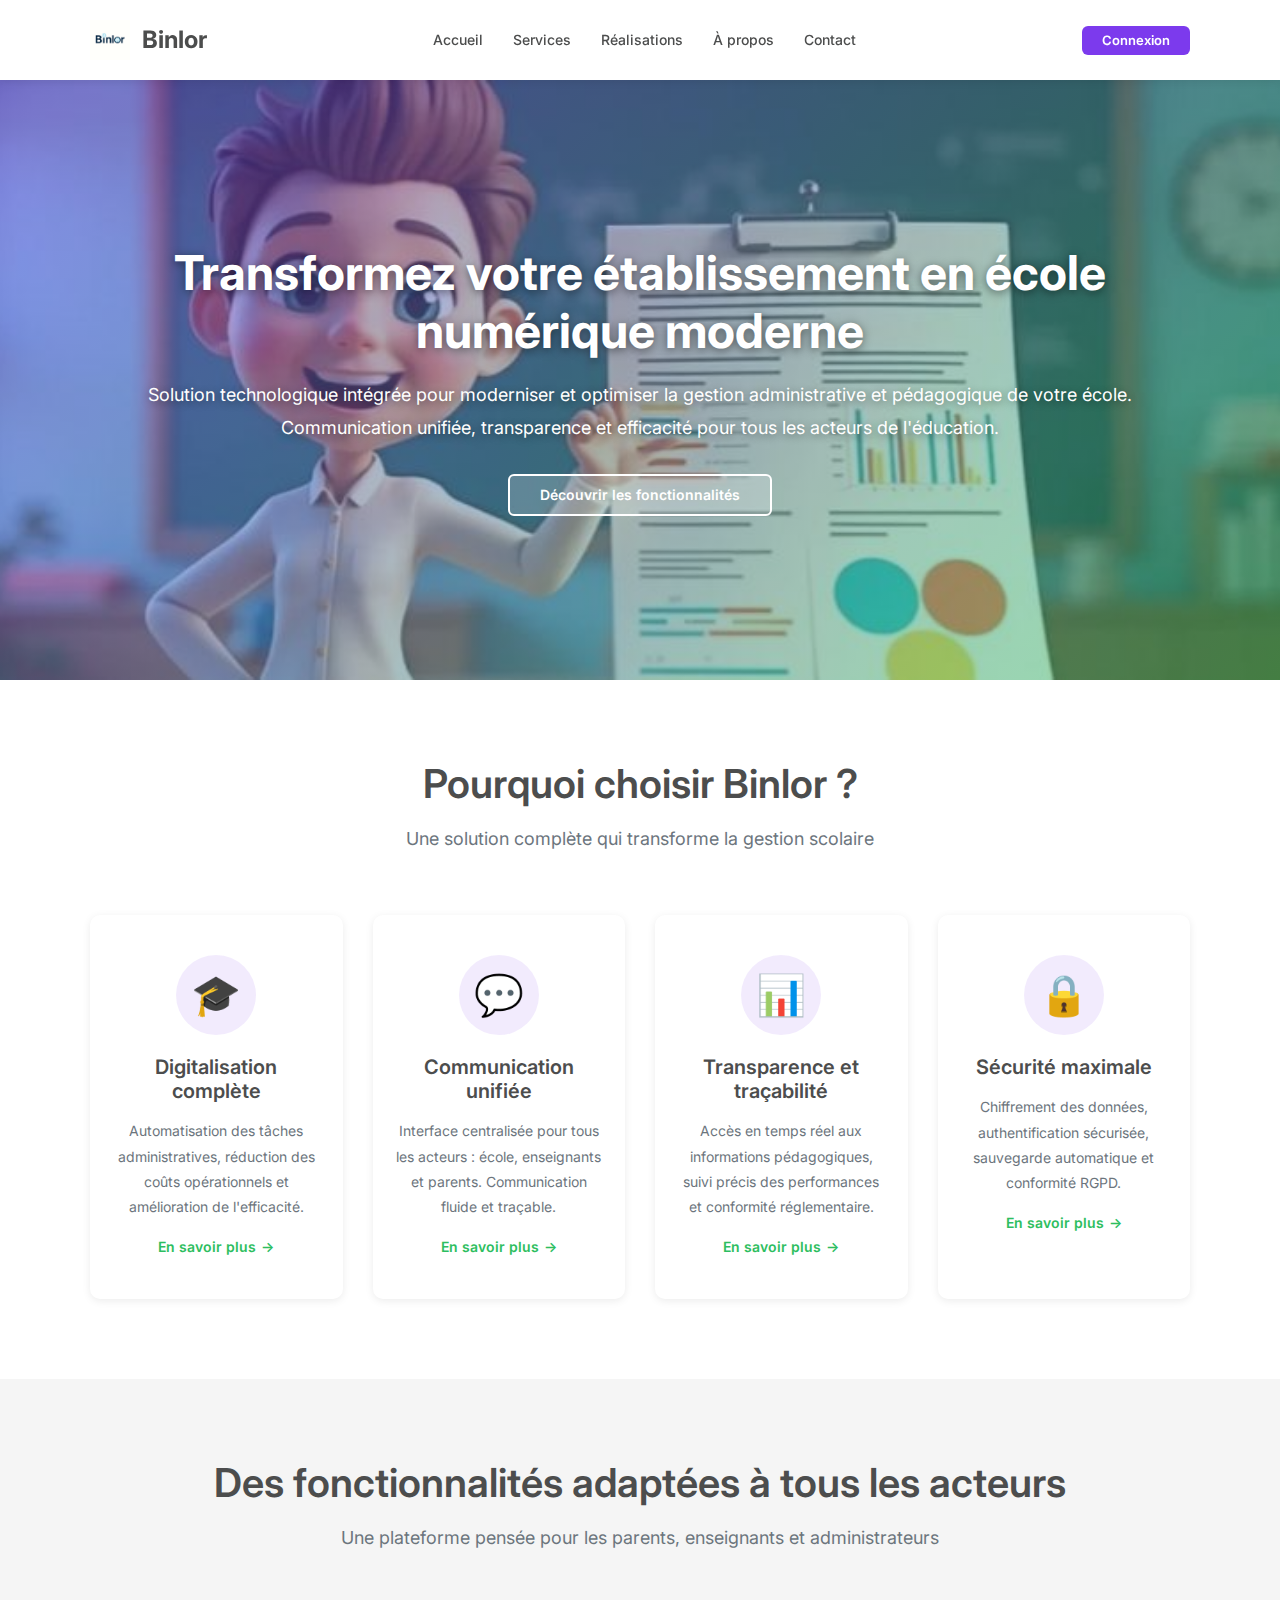
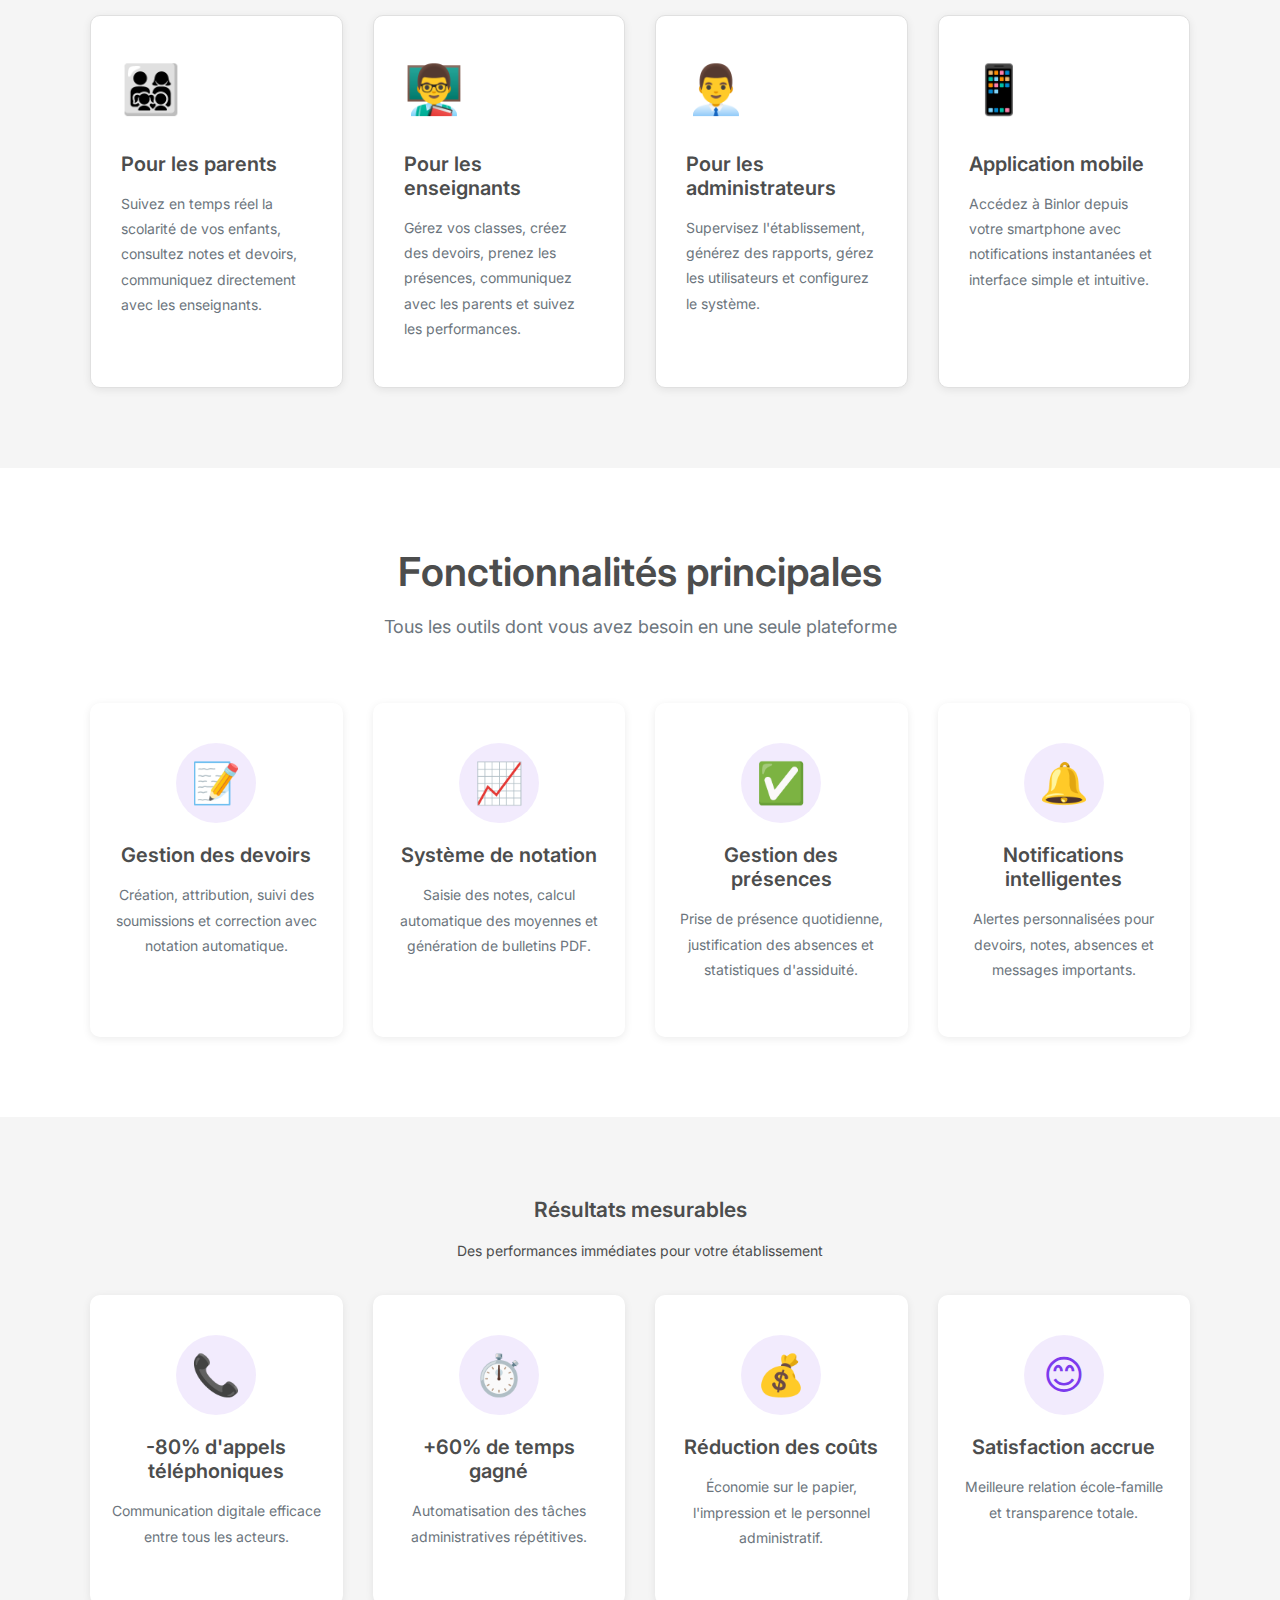
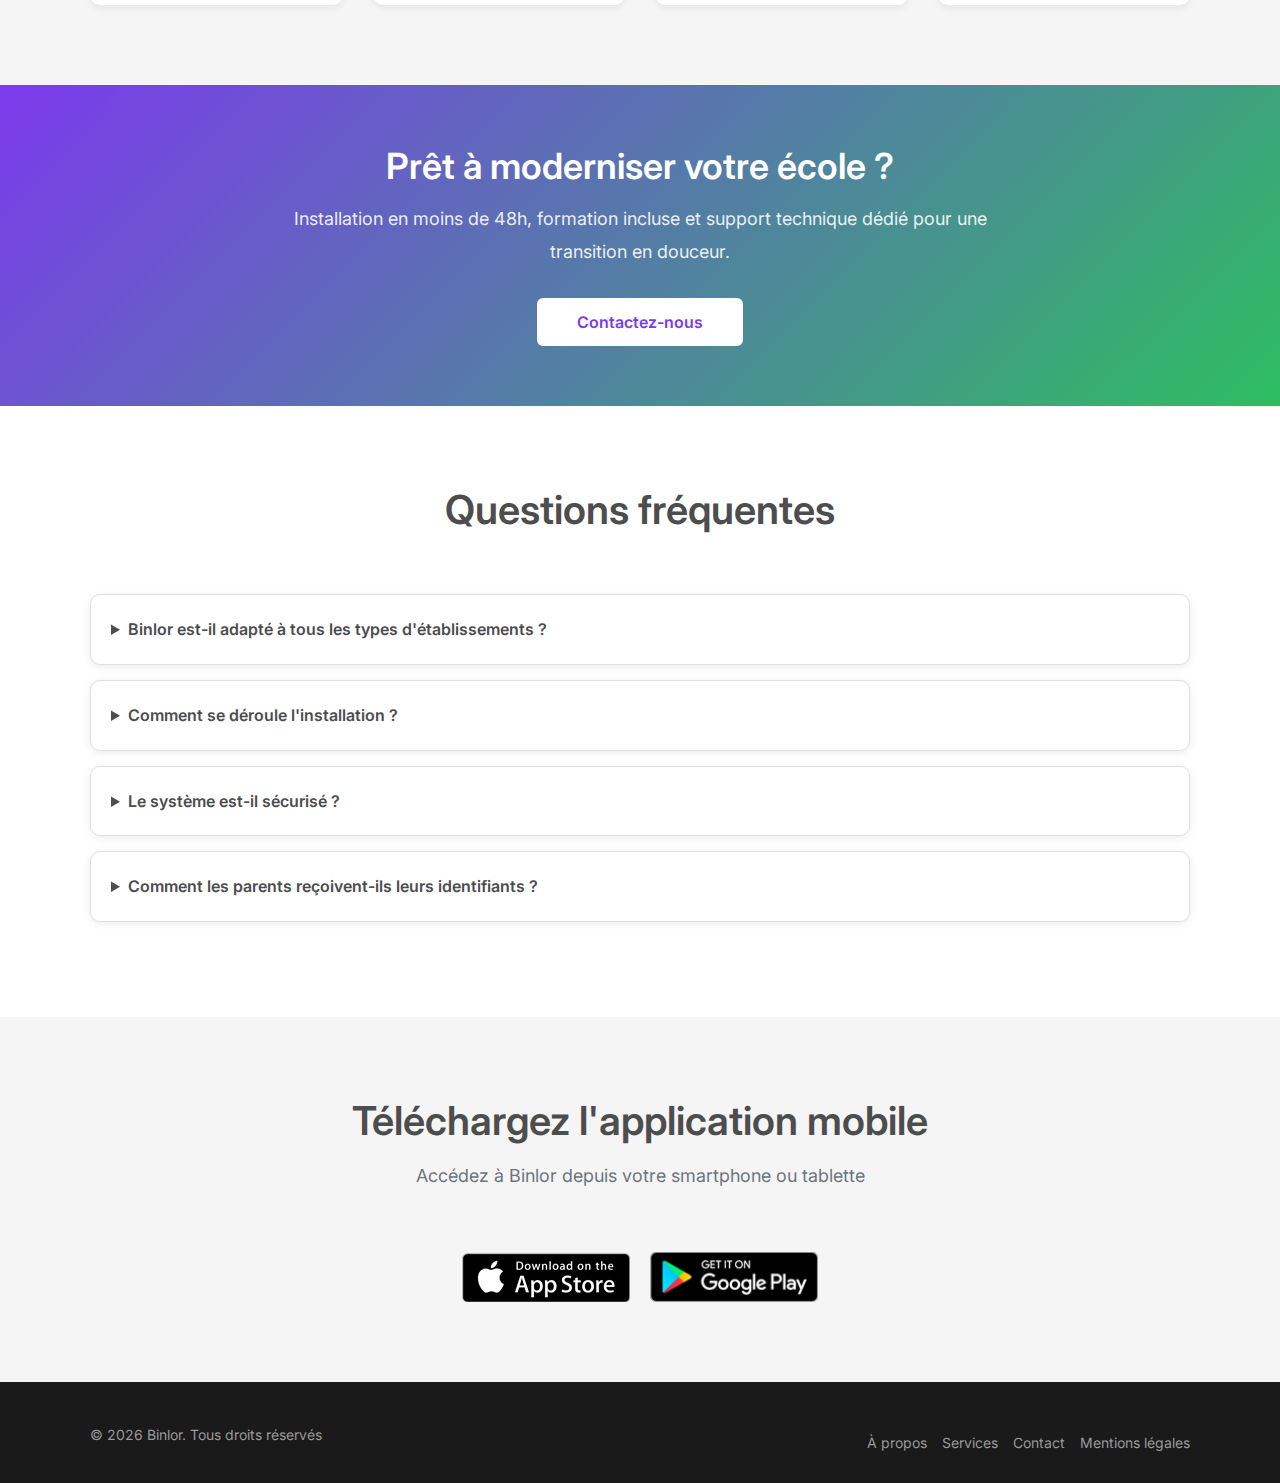
<file: index.html>
<!doctype html>
<html lang="fr">
  <head>
    <meta charset="utf-8" />
    <meta name="viewport" content="width=device-width, initial-scale=1" />
    <title>Binlor – Solution de gestion scolaire moderne</title>
    <meta name="description" content="Binlor : plateforme digitale pour moderniser et optimiser la gestion administrative et pédagogique des établissements scolaires." />
    <link rel="icon" href="assets/logo.png" type="image/png" />
    <link rel="manifest" href="manifest.webmanifest" />
    <meta name="theme-color" content="#7c3aed" />
    <link rel="preconnect" href="https://fonts.gstatic.com" crossorigin>
    <link rel="preconnect" href="https://fonts.googleapis.com">
    <link href="https://fonts.googleapis.com/css2?family=Inter:wght@300;400;500;600;700;800&display=swap" rel="stylesheet">
    <link rel="stylesheet" href="styles/main.css" />
  </head>
  <body>
    <header class="site-header">
      <div class="container header-inner">
        <a class="brand" href="index.html">
          <img src="assets/logo.png" alt="Logo Binlor" width="40" height="40" />
          <span>Binlor</span>
        </a>
        <nav id="menu" class="nav">
          <a href="index.html">Accueil</a>
          <a href="services.html">Services</a>
          <a href="realisations.html">Réalisations</a>
          <a href="a-propos.html">À propos</a>
          <a href="contact.html">Contact</a>
          <div class="nav-auth">
            <a href="#" class="btn btn-primary btn-sm">Connexion</a>
          </div>
        </nav>
        <div class="header-auth">
          <a href="#" class="btn btn-primary btn-sm">Connexion</a>
        </div>
        <button class="nav-toggle" aria-controls="menu" aria-expanded="false">Menu</button>
      </div>
    </header>

    <main>
      <!-- Hero Slide -->
      <section class="hero-slide hero-home">
        <div class="hero-content">
          <div class="container">
            <h2>Transformez votre établissement en école numérique moderne</h2>
            <p>Solution technologique intégrée pour moderniser et optimiser la gestion administrative et pédagogique de votre école. Communication unifiée, transparence et efficacité pour tous les acteurs de l'éducation.</p>
            <div class="hero-buttons">
              <a href="services.html" class="btn btn-outline-primary" style="background: rgba(255,255,255,0.2); color: white; border-color: white;">Découvrir les fonctionnalités</a>
            </div>
          </div>
        </div>
      </section>

      <!-- Why Choose Section -->
      <section class="section bg-white">
        <div class="container">
          <div class="section-title">
            <h2>Pourquoi choisir Binlor ?</h2>
            <p>Une solution complète qui transforme la gestion scolaire</p>
          </div>
          <div class="feature-grid">
            <div class="featured-box">
              <div class="featured-box-icon">🎓</div>
              <h3>Digitalisation complète</h3>
              <p>Automatisation des tâches administratives, réduction des coûts opérationnels et amélioration de l'efficacité.</p>
              <a href="services.html">En savoir plus <span>→</span></a>
            </div>
            <div class="featured-box">
              <div class="featured-box-icon">💬</div>
              <h3>Communication unifiée</h3>
              <p>Interface centralisée pour tous les acteurs : école, enseignants et parents. Communication fluide et traçable.</p>
              <a href="services.html">En savoir plus <span>→</span></a>
            </div>
            <div class="featured-box">
              <div class="featured-box-icon">📊</div>
              <h3>Transparence et traçabilité</h3>
              <p>Accès en temps réel aux informations pédagogiques, suivi précis des performances et conformité réglementaire.</p>
              <a href="services.html">En savoir plus <span>→</span></a>
            </div>
            <div class="featured-box">
              <div class="featured-box-icon">🔒</div>
              <h3>Sécurité maximale</h3>
              <p>Chiffrement des données, authentification sécurisée, sauvegarde automatique et conformité RGPD.</p>
              <a href="a-propos.html">En savoir plus <span>→</span></a>
            </div>
          </div>
        </div>
      </section>

      <!-- What Can You Do -->
      <section class="section">
        <div class="container">
          <div class="section-title">
            <h2>Des fonctionnalités adaptées à tous les acteurs</h2>
            <p>Une plateforme pensée pour les parents, enseignants et administrateurs</p>
          </div>
          <div class="feature-grid">
            <div class="card">
              <div class="card-icon">👨‍👩‍👧‍👦</div>
              <h3>Pour les parents</h3>
              <p>Suivez en temps réel la scolarité de vos enfants, consultez notes et devoirs, communiquez directement avec les enseignants.</p>
            </div>
            <div class="card">
              <div class="card-icon">👨‍🏫</div>
              <h3>Pour les enseignants</h3>
              <p>Gérez vos classes, créez des devoirs, prenez les présences, communiquez avec les parents et suivez les performances.</p>
            </div>
            <div class="card">
              <div class="card-icon">👨‍💼</div>
              <h3>Pour les administrateurs</h3>
              <p>Supervisez l'établissement, générez des rapports, gérez les utilisateurs et configurez le système.</p>
            </div>
            <div class="card">
              <div class="card-icon">📱</div>
              <h3>Application mobile</h3>
              <p>Accédez à Binlor depuis votre smartphone avec notifications instantanées et interface simple et intuitive.</p>
            </div>
          </div>
        </div>
      </section>

      <!-- Features -->
      <section class="section bg-white">
        <div class="container">
          <div class="section-title">
            <h2>Fonctionnalités principales</h2>
            <p>Tous les outils dont vous avez besoin en une seule plateforme</p>
          </div>
          <div class="feature-grid">
            <div class="featured-box">
              <div class="featured-box-icon">📝</div>
              <h3>Gestion des devoirs</h3>
              <p>Création, attribution, suivi des soumissions et correction avec notation automatique.</p>
            </div>
            <div class="featured-box">
              <div class="featured-box-icon">📈</div>
              <h3>Système de notation</h3>
              <p>Saisie des notes, calcul automatique des moyennes et génération de bulletins PDF.</p>
            </div>
            <div class="featured-box">
              <div class="featured-box-icon">✅</div>
              <h3>Gestion des présences</h3>
              <p>Prise de présence quotidienne, justification des absences et statistiques d'assiduité.</p>
            </div>
            <div class="featured-box">
              <div class="featured-box-icon">🔔</div>
              <h3>Notifications intelligentes</h3>
              <p>Alertes personnalisées pour devoirs, notes, absences et messages importants.</p>
            </div>
          </div>
        </div>
      </section>

      <!-- Benefits -->
      <section class="section">
        <div class="container">
          <div class="text-center mb-4">
            <h2>Résultats mesurables</h2>
            <p class="lead">Des performances immédiates pour votre établissement</p>
          </div>
          <div class="feature-grid">
            <div class="featured-box">
              <div class="featured-box-icon">📞</div>
              <h3>-80% d'appels téléphoniques</h3>
              <p>Communication digitale efficace entre tous les acteurs.</p>
            </div>
            <div class="featured-box">
              <div class="featured-box-icon">⏱️</div>
              <h3>+60% de temps gagné</h3>
              <p>Automatisation des tâches administratives répétitives.</p>
            </div>
            <div class="featured-box">
              <div class="featured-box-icon">💰</div>
              <h3>Réduction des coûts</h3>
              <p>Économie sur le papier, l'impression et le personnel administratif.</p>
            </div>
            <div class="featured-box">
              <div class="featured-box-icon">😊</div>
              <h3>Satisfaction accrue</h3>
              <p>Meilleure relation école-famille et transparence totale.</p>
            </div>
          </div>
          
        </div>
      </section>

      <!-- CTA Band -->
      <section class="cta-band">
        <div class="cta-inner">
          <h2>Prêt à moderniser votre école ?</h2>
          <p>Installation en moins de 48h, formation incluse et support technique dédié pour une transition en douceur.</p>
          <a href="contact.html" class="btn btn-primary btn-lg" style="background: white; color: var(--brand);">Contactez-nous</a>
        </div>
      </section>

      <!-- FAQ -->
      <section class="section bg-white">
        <div class="container">
          <div class="section-title">
            <h2>Questions fréquentes</h2>
          </div>
          <div class="faq">
            <details>
              <summary>Binlor est-il adapté à tous les types d'établissements ?</summary>
              <p>Oui, Binlor s'adapte à les niveaux : primaire, collège, lycée et universitaire. Configuration flexible selon vos besoins spécifiques.</p>
            </details>
            <details>
              <summary>Comment se déroule l'installation ?</summary>
              <p>Installation et configuration en moins de 48h, migration de vos données existantes, formation des utilisateurs incluse et support technique dédié.</p>
            </details>
            <details>
              <summary>Le système est-il sécurisé ?</summary>
              <p>Oui, chiffrement end-to-end, authentification sécurisée, conformité RGPD, contrôle d'accès par rôle et sauvegarde automatique quotidienne.</p>
            </details>
            <details>
              <summary>Comment les parents reçoivent-ils leurs identifiants ?</summary>
              <p>Les parents reçoivent automatiquement leur code d'authentification à 6 chiffres via SMS pour une connexion sécurisée et rapide à la plateforme.</p>
            </details>
          </div>
        </div>
      </section>

      <!-- Mobile App Download -->
      <section class="section">
        <div class="container">
          <div class="section-title">
            <h2>Téléchargez l'application mobile</h2>
            <p>Accédez à Binlor depuis votre smartphone ou tablette</p>
          </div>
          <div class="app-download">
            <a href="#" target="_blank" rel="noopener noreferrer">
              <img src="assets/app-store.png" alt="Télécharger sur l'App Store" width="168" height="49" />
            </a>
            <a href="#" target="_blank" rel="noopener noreferrer">
              <img src="assets/google-play-store.png" alt="Disponible sur Google Play" width="166" height="49" />
            </a>
          </div>
        </div>
      </section>
    </main>

    <footer class="site-footer">
      <div class="container footer-inner">
        <p>© <span id="year"></span> Binlor. Tous droits réservés</p>
        <nav class="footer-nav">
          <a href="a-propos.html">À propos</a>
          <a href="services.html">Services</a>
          <a href="contact.html">Contact</a>
          <a href="#">Mentions légales</a>
        </nav>
      </div>
    </footer>

    <script src="scripts/main.js" defer></script>
  </body>
</html>
</file>
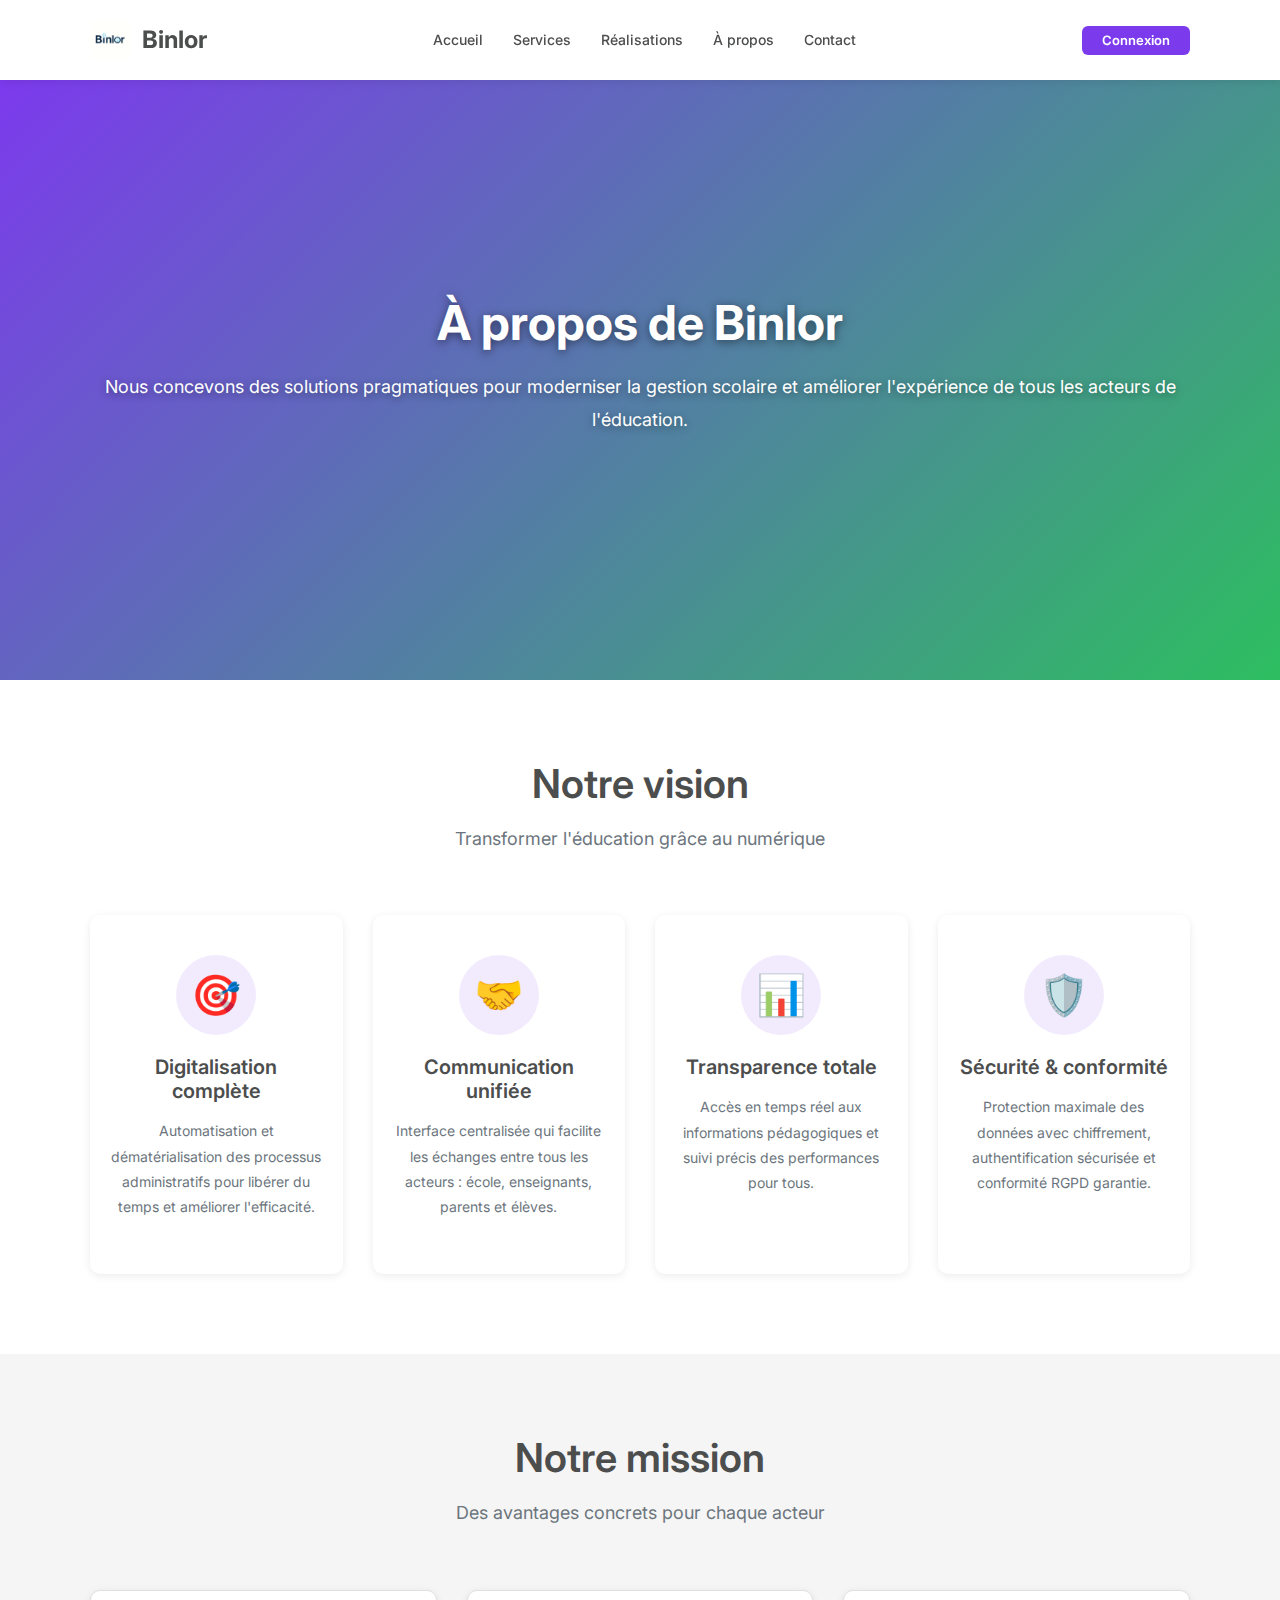
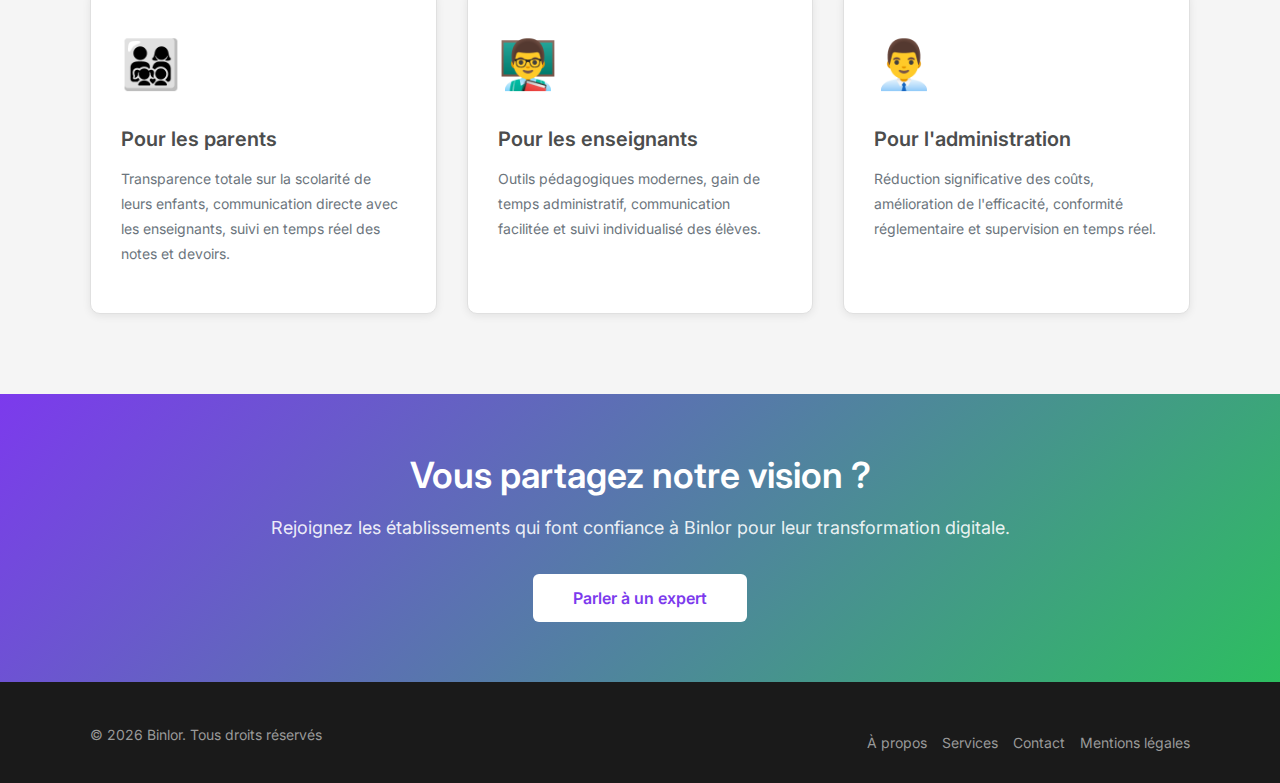
<file: a-propos.html>
<!doctype html>
<html lang="fr">
  <head>
    <meta charset="utf-8" />
    <meta name="viewport" content="width=device-width, initial-scale=1" />
    <title>À propos – Binlor</title>
    <meta name="description" content="Notre mission, nos valeurs et notre vision de la transformation digitale éducative.">
    <link rel="icon" href="assets/logo.png" type="image/png" />
    <link rel="manifest" href="manifest.webmanifest" />
    <meta name="theme-color" content="#7c3aed" />
    <link rel="preconnect" href="https://fonts.gstatic.com" crossorigin>
    <link rel="preconnect" href="https://fonts.googleapis.com">
    <link href="https://fonts.googleapis.com/css2?family=Inter:wght@300;400;500;600;700;800&display=swap" rel="stylesheet">
    <link rel="stylesheet" href="styles/main.css" />
  </head>
  <body>
    <header class="site-header">
      <div class="container header-inner">
        <a class="brand" href="index.html">
          <img src="assets/logo.png" alt="Logo Binlor" width="40" height="40" />
          <span>Binlor</span>
        </a>
        <nav id="menu" class="nav">
          <a href="index.html">Accueil</a>
          <a href="services.html">Services</a>
          <a href="realisations.html">Réalisations</a>
          <a href="a-propos.html">À propos</a>
          <a href="contact.html">Contact</a>
          <div class="nav-auth">
            <a href="#" class="btn btn-primary btn-sm">Connexion</a>
          </div>
        </nav>
        <div class="header-auth">
          <a href="#" class="btn btn-primary btn-sm">Connexion</a>
        </div>
        <button class="nav-toggle" aria-controls="menu" aria-expanded="false">Menu</button>
      </div>
    </header>

    <main>
      <section class="hero-slide">
        <div class="hero-content">
          <div class="container">
            <h2>À propos de Binlor</h2>
            <p>Nous concevons des solutions pragmatiques pour moderniser la gestion scolaire et améliorer l'expérience de tous les acteurs de l'éducation.</p>
          </div>
        </div>
      </section>

      <section class="section bg-white">
        <div class="container">
          <div class="section-title">
            <h2>Notre vision</h2>
            <p>Transformer l'éducation grâce au numérique</p>
          </div>
          <div class="feature-grid">
            <div class="featured-box">
              <div class="featured-box-icon">🎯</div>
              <h3>Digitalisation complète</h3>
              <p>Automatisation et dématérialisation des processus administratifs pour libérer du temps et améliorer l'efficacité.</p>
            </div>
            <div class="featured-box">
              <div class="featured-box-icon">🤝</div>
              <h3>Communication unifiée</h3>
              <p>Interface centralisée qui facilite les échanges entre tous les acteurs : école, enseignants, parents et élèves.</p>
            </div>
            <div class="featured-box">
              <div class="featured-box-icon">📊</div>
              <h3>Transparence totale</h3>
              <p>Accès en temps réel aux informations pédagogiques et suivi précis des performances pour tous.</p>
            </div>
            <div class="featured-box">
              <div class="featured-box-icon">🛡️</div>
              <h3>Sécurité & conformité</h3>
              <p>Protection maximale des données avec chiffrement, authentification sécurisée et conformité RGPD garantie.</p>
            </div>
          </div>
        </div>
      </section>

      <section class="section">
        <div class="container">
          <div class="section-title">
            <h2>Notre mission</h2>
            <p>Des avantages concrets pour chaque acteur</p>
          </div>
          <div class="feature-grid mission-grid">
            <div class="card">
              <div class="card-icon">👨‍👩‍👧‍👦</div>
              <h3>Pour les parents</h3>
              <p>Transparence totale sur la scolarité de leurs enfants, communication directe avec les enseignants, suivi en temps réel des notes et devoirs.</p>
            </div>
            <div class="card">
              <div class="card-icon">👨‍🏫</div>
              <h3>Pour les enseignants</h3>
              <p>Outils pédagogiques modernes, gain de temps administratif, communication facilitée et suivi individualisé des élèves.</p>
            </div>
            <div class="card">
              <div class="card-icon">👨‍💼</div>
              <h3>Pour l'administration</h3>
              <p>Réduction significative des coûts, amélioration de l'efficacité, conformité réglementaire et supervision en temps réel.</p>
            </div>
          </div>
        </div>
      </section>

      <section class="cta-band">
        <div class="cta-inner">
          <h2>Vous partagez notre vision ?</h2>
          <p>Rejoignez les établissements qui font confiance à Binlor pour leur transformation digitale.</p>
          <a href="contact.html" class="btn btn-primary btn-lg" style="background: white; color: var(--brand);">Parler à un expert</a>
        </div>
      </section>
    </main>

    <footer class="site-footer">
      <div class="container footer-inner">
        <p>© <span id="year"></span> Binlor. Tous droits réservés</p>
        <nav class="footer-nav">
          <a href="a-propos.html">À propos</a>
          <a href="services.html">Services</a>
          <a href="contact.html">Contact</a>
          <a href="#">Mentions légales</a>
        </nav>
      </div>
    </footer>

    <script src="scripts/main.js" defer></script>
  </body>
</html>
</file>
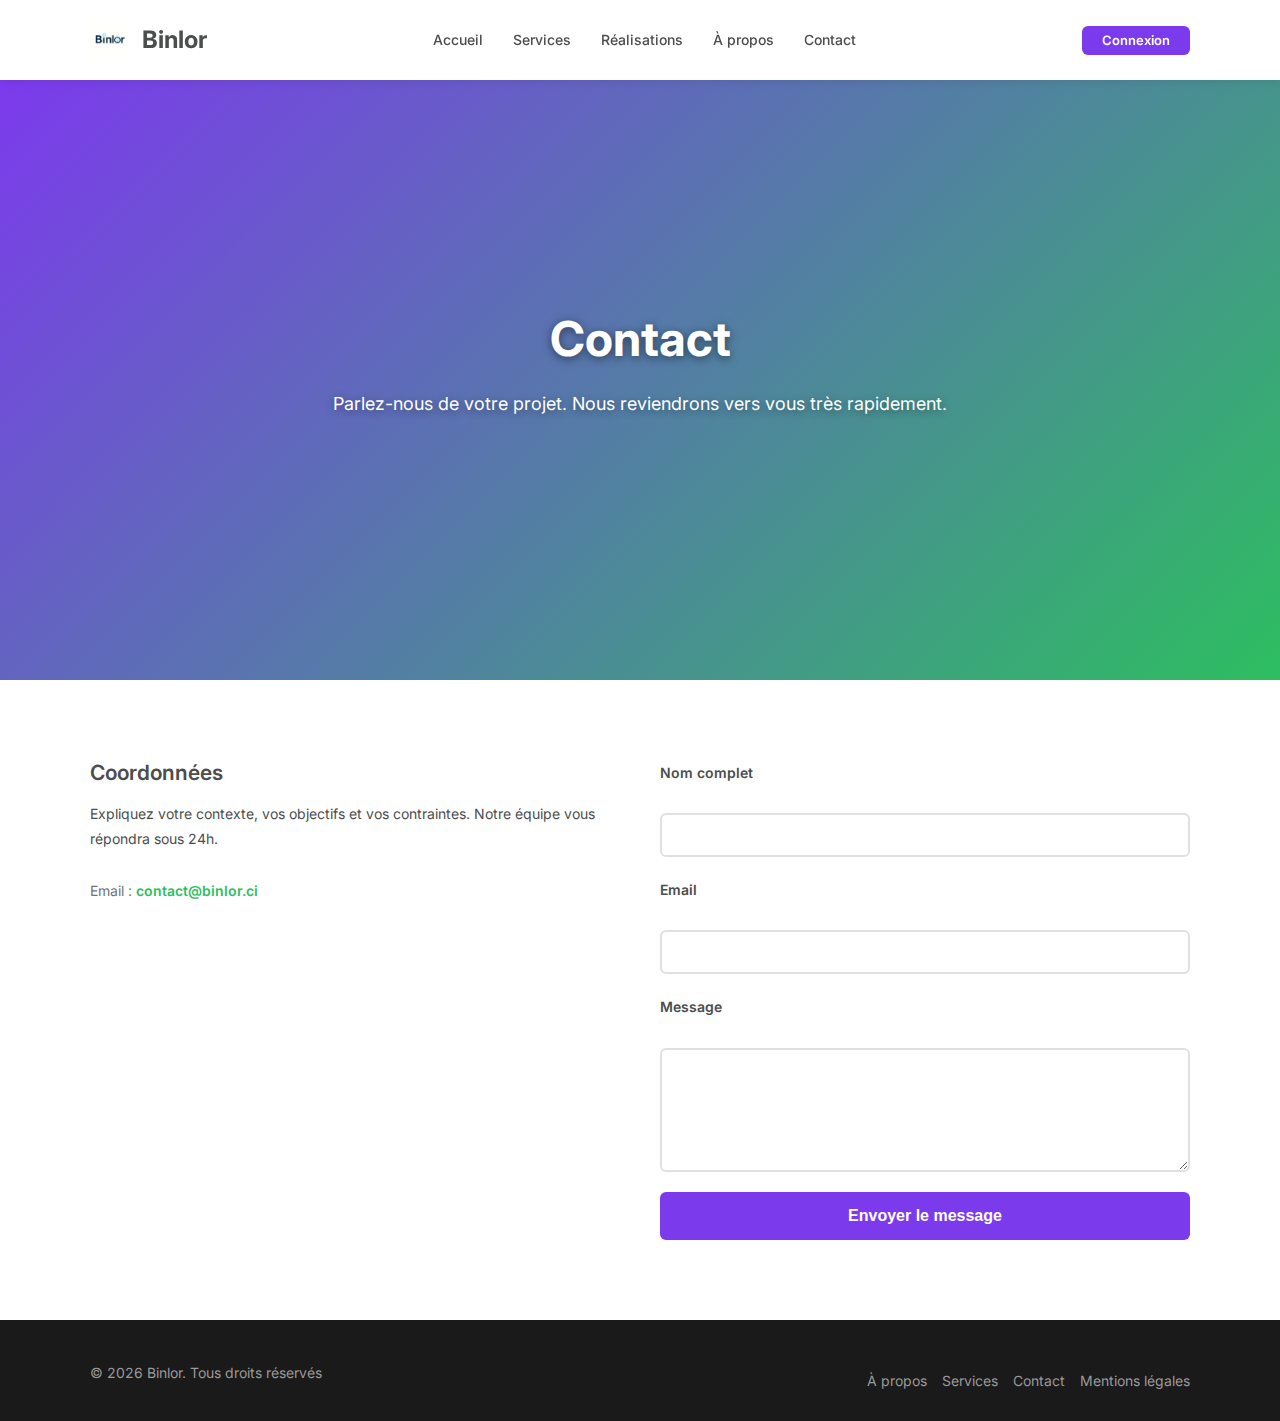
<file: contact.html>
<!doctype html>
<html lang="fr">
  <head>
    <meta charset="utf-8" />
    <meta name="viewport" content="width=device-width, initial-scale=1" />
    <title>Contact – Binlor</title>
    <meta name="description" content="Contactez l'équipe Binlor pour une démo ou un devis.">
    <link rel="icon" href="assets/logo.png" type="image/png" />
    <link rel="manifest" href="manifest.webmanifest" />
    <meta name="theme-color" content="#7c3aed" />
    <link rel="preconnect" href="https://fonts.gstatic.com" crossorigin>
    <link rel="preconnect" href="https://fonts.googleapis.com">
    <link href="https://fonts.googleapis.com/css2?family=Inter:wght@300;400;500;600;700;800&display=swap" rel="stylesheet">
    <link rel="stylesheet" href="styles/main.css" />
  </head>
  <body>
    <header class="site-header">
      <div class="container header-inner">
        <a class="brand" href="index.html">
          <img src="assets/logo.png" alt="Logo Binlor" width="40" height="40" />
          <span>Binlor</span>
        </a>
        <nav id="menu" class="nav">
          <a href="index.html">Accueil</a>
          <a href="services.html">Services</a>
          <a href="realisations.html">Réalisations</a>
          <a href="a-propos.html">À propos</a>
          <a href="contact.html">Contact</a>
          <div class="nav-auth">
            <a href="#" class="btn btn-primary btn-sm">Connexion</a>
          </div>
        </nav>
        <div class="header-auth">
          <a href="#" class="btn btn-primary btn-sm">Connexion</a>
        </div>
        <button class="nav-toggle" aria-controls="menu" aria-expanded="false">Menu</button>
      </div>
    </header>

    <main>
      <section class="hero-slide">
        <div class="hero-content">
          <div class="container">
            <h2>Contact</h2>
            <p>Parlez-nous de votre projet. Nous reviendrons vers vous très rapidement.</p>
          </div>
        </div>
      </section>

      <section class="section bg-white">
        <div class="container">
          <div class="contact-inner">
            <div>
              <h2>Coordonnées</h2>
              <p>Expliquez votre contexte, vos objectifs et vos contraintes. Notre équipe vous répondra sous 24h.</p>
              <ul class="contact-list">
                <li>Email : <a href="mailto:contact@binlor.app">contact@binlor.ci</a></li>
              </ul>
            </div>
            <form class="contact-form" action="mailto:contact@binlor.app" method="post" enctype="text/plain">
              <label>Nom complet</label>
              <input type="text" name="name" required />
              
              <label>Email</label>
              <input type="email" name="email" required />
              
              <label>Message</label>
              <textarea name="message" rows="6" required></textarea>
              
              <button class="btn btn-primary btn-lg" type="submit">Envoyer le message</button>
            </form>
          </div>
        </div>
      </section>
    </main>

    <footer class="site-footer">
      <div class="container footer-inner">
        <p>© <span id="year"></span> Binlor. Tous droits réservés</p>
        <nav class="footer-nav">
          <a href="a-propos.html">À propos</a>
          <a href="services.html">Services</a>
          <a href="contact.html">Contact</a>
          <a href="#">Mentions légales</a>
        </nav>
      </div>
    </footer>

    <script src="scripts/main.js" defer></script>
  </body>
</html>
</file>
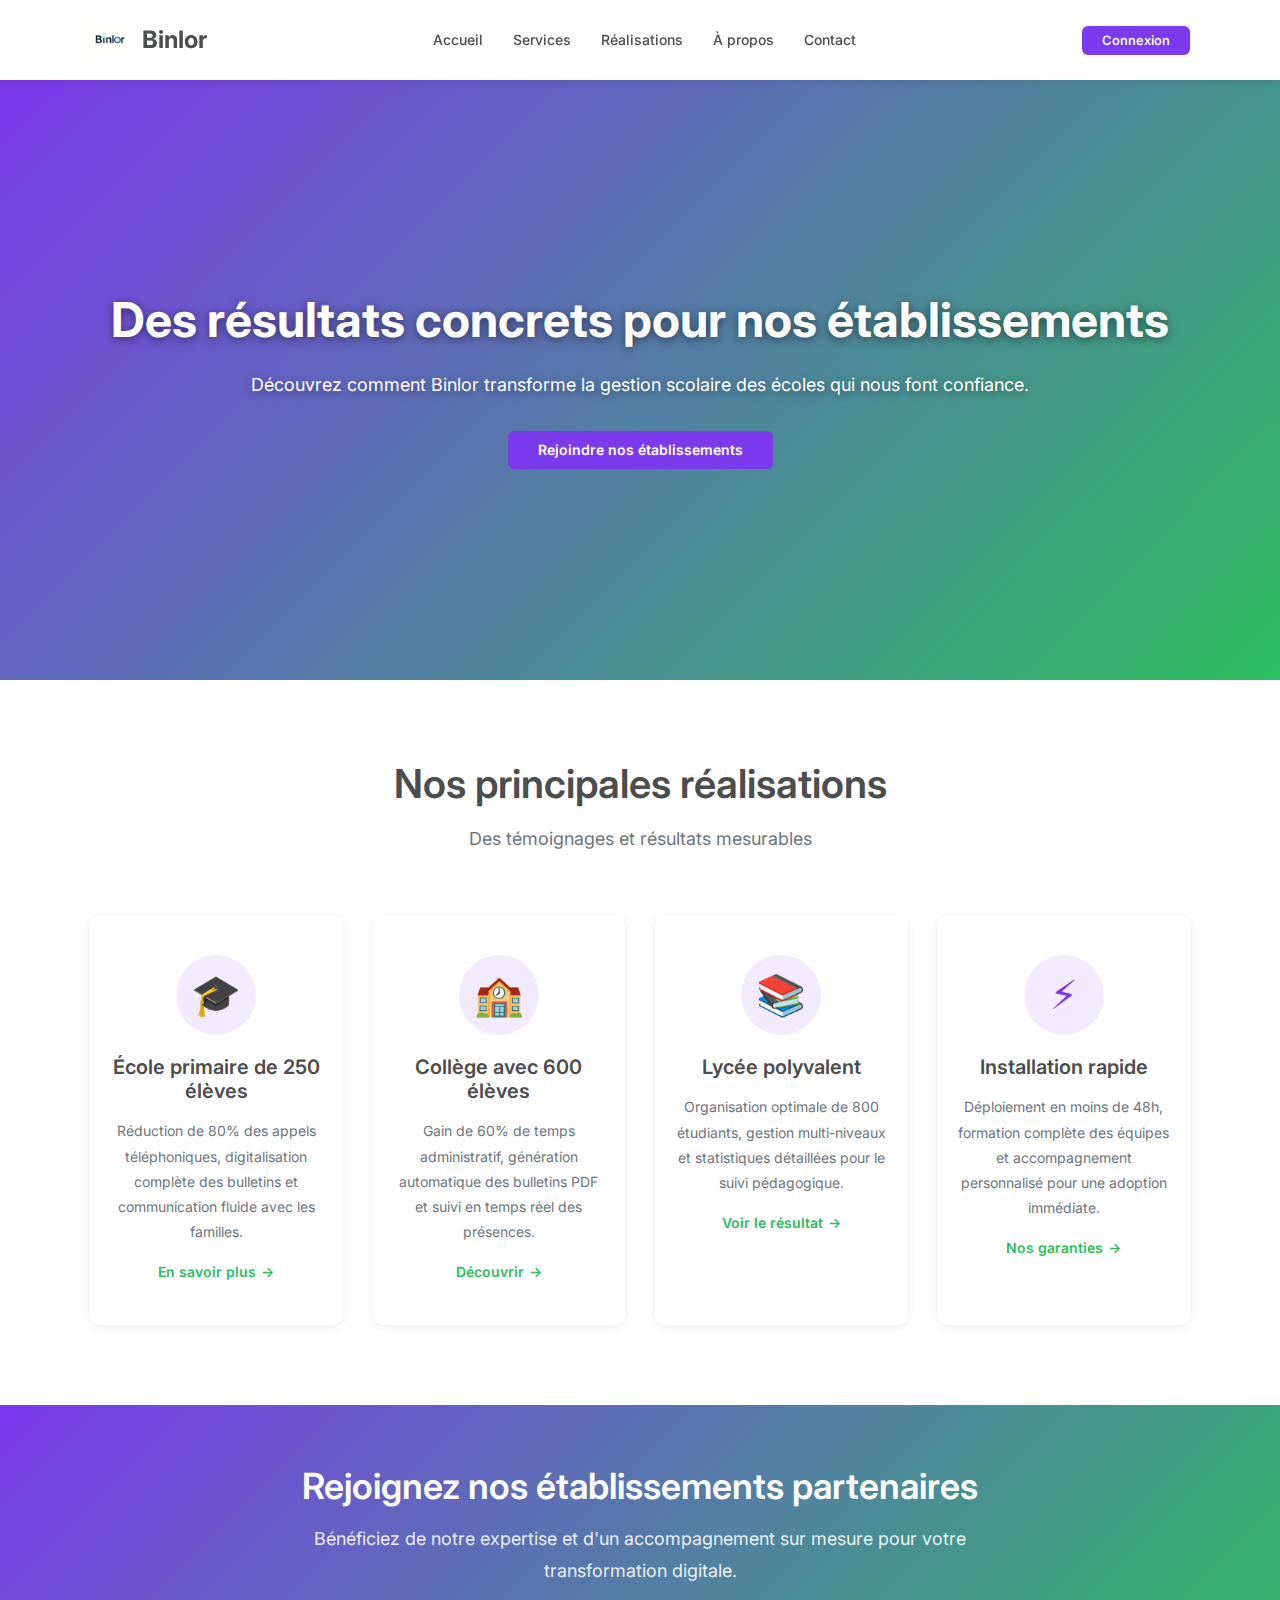
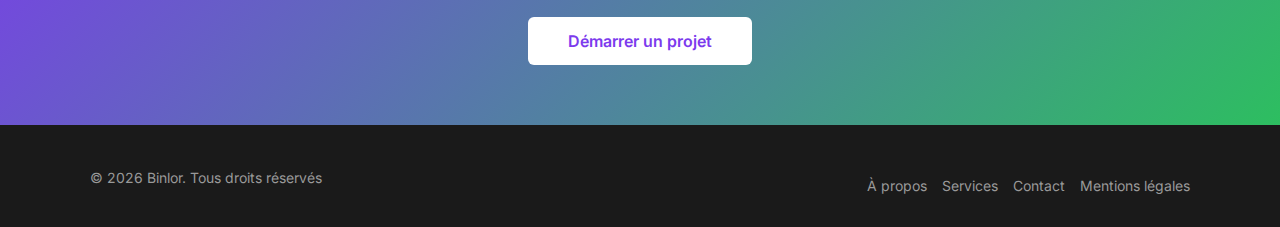
<file: realisations.html>
<!doctype html>
<html lang="fr">
  <head>
    <meta charset="utf-8" />
    <meta name="viewport" content="width=device-width, initial-scale=1" />
    <title>Réalisations – Binlor</title>
    <meta name="description" content="Découvrez des projets réalisés avec Binlor : cas d'usage et résultats.">
    <link rel="icon" href="assets/logo.png" type="image/png" />
    <link rel="manifest" href="manifest.webmanifest" />
    <meta name="theme-color" content="#7c3aed" />
    <link rel="preconnect" href="https://fonts.gstatic.com" crossorigin>
    <link rel="preconnect" href="https://fonts.googleapis.com">
    <link href="https://fonts.googleapis.com/css2?family=Inter:wght@300;400;500;600;700;800&display=swap" rel="stylesheet">
    <link rel="stylesheet" href="styles/main.css" />
  </head>
  <body>
    <header class="site-header">
      <div class="container header-inner">
        <a class="brand" href="index.html">
          <img src="assets/logo.png" alt="Logo Binlor" width="40" height="40" />
          <span>Binlor</span>
        </a>
        <nav id="menu" class="nav">
          <a href="index.html">Accueil</a>
          <a href="services.html">Services</a>
          <a href="realisations.html">Réalisations</a>
          <a href="a-propos.html">À propos</a>
          <a href="contact.html">Contact</a>
          <div class="nav-auth">
            <a href="#" class="btn btn-primary btn-sm">Connexion</a>
          </div>
        </nav>
        <div class="header-auth">
          <a href="#" class="btn btn-primary btn-sm">Connexion</a>
        </div>
        <button class="nav-toggle" aria-controls="menu" aria-expanded="false">Menu</button>
      </div>
    </header>

    <main>
      <section class="hero-slide">
        <div class="hero-content">
          <div class="container">
            <h2>Des résultats concrets pour nos établissements</h2>
            <p>Découvrez comment Binlor transforme la gestion scolaire des écoles qui nous font confiance.</p>
            <div class="hero-buttons">
              <a href="contact.html" class="btn btn-primary">Rejoindre nos établissements</a>
            </div>
          </div>
        </div>
      </section>

      <section class="section bg-white">
        <div class="container">
          <div class="section-title">
            <h2>Nos principales réalisations</h2>
            <p>Des témoignages et résultats mesurables</p>
          </div>
          <div class="feature-grid">
            <div class="featured-box">
              <div class="featured-box-icon">🎓</div>
              <h3>École primaire de 250 élèves</h3>
              <p>Réduction de 80% des appels téléphoniques, digitalisation complète des bulletins et communication fluide avec les familles.</p>
              <a href="contact.html">En savoir plus <span>→</span></a>
            </div>
            <div class="featured-box">
              <div class="featured-box-icon">🏫</div>
              <h3>Collège avec 600 élèves</h3>
              <p>Gain de 60% de temps administratif, génération automatique des bulletins PDF et suivi en temps réel des présences.</p>
              <a href="contact.html">Découvrir <span>→</span></a>
            </div>
            <div class="featured-box">
              <div class="featured-box-icon">📚</div>
              <h3>Lycée polyvalent</h3>
              <p>Organisation optimale de 800 étudiants, gestion multi-niveaux et statistiques détaillées pour le suivi pédagogique.</p>
              <a href="contact.html">Voir le résultat <span>→</span></a>
            </div>
            <div class="featured-box">
              <div class="featured-box-icon">⚡</div>
              <h3>Installation rapide</h3>
              <p>Déploiement en moins de 48h, formation complète des équipes et accompagnement personnalisé pour une adoption immédiate.</p>
              <a href="contact.html">Nos garanties <span>→</span></a>
            </div>
          </div>
        </div>
      </section>

      <section class="cta-band">
        <div class="cta-inner">
          <h2>Rejoignez nos établissements partenaires</h2>
          <p>Bénéficiez de notre expertise et d'un accompagnement sur mesure pour votre transformation digitale.</p>
          <a href="contact.html" class="btn btn-primary btn-lg" style="background: white; color: var(--brand);">Démarrer un projet</a>
        </div>
      </section>
    </main>

    <footer class="site-footer">
      <div class="container footer-inner">
        <p>© <span id="year"></span> Binlor. Tous droits réservés</p>
        <nav class="footer-nav">
          <a href="a-propos.html">À propos</a>
          <a href="services.html">Services</a>
          <a href="contact.html">Contact</a>
          <a href="#">Mentions légales</a>
        </nav>
      </div>
    </footer>

    <script src="scripts/main.js" defer></script>
  </body>
</html>
</file>
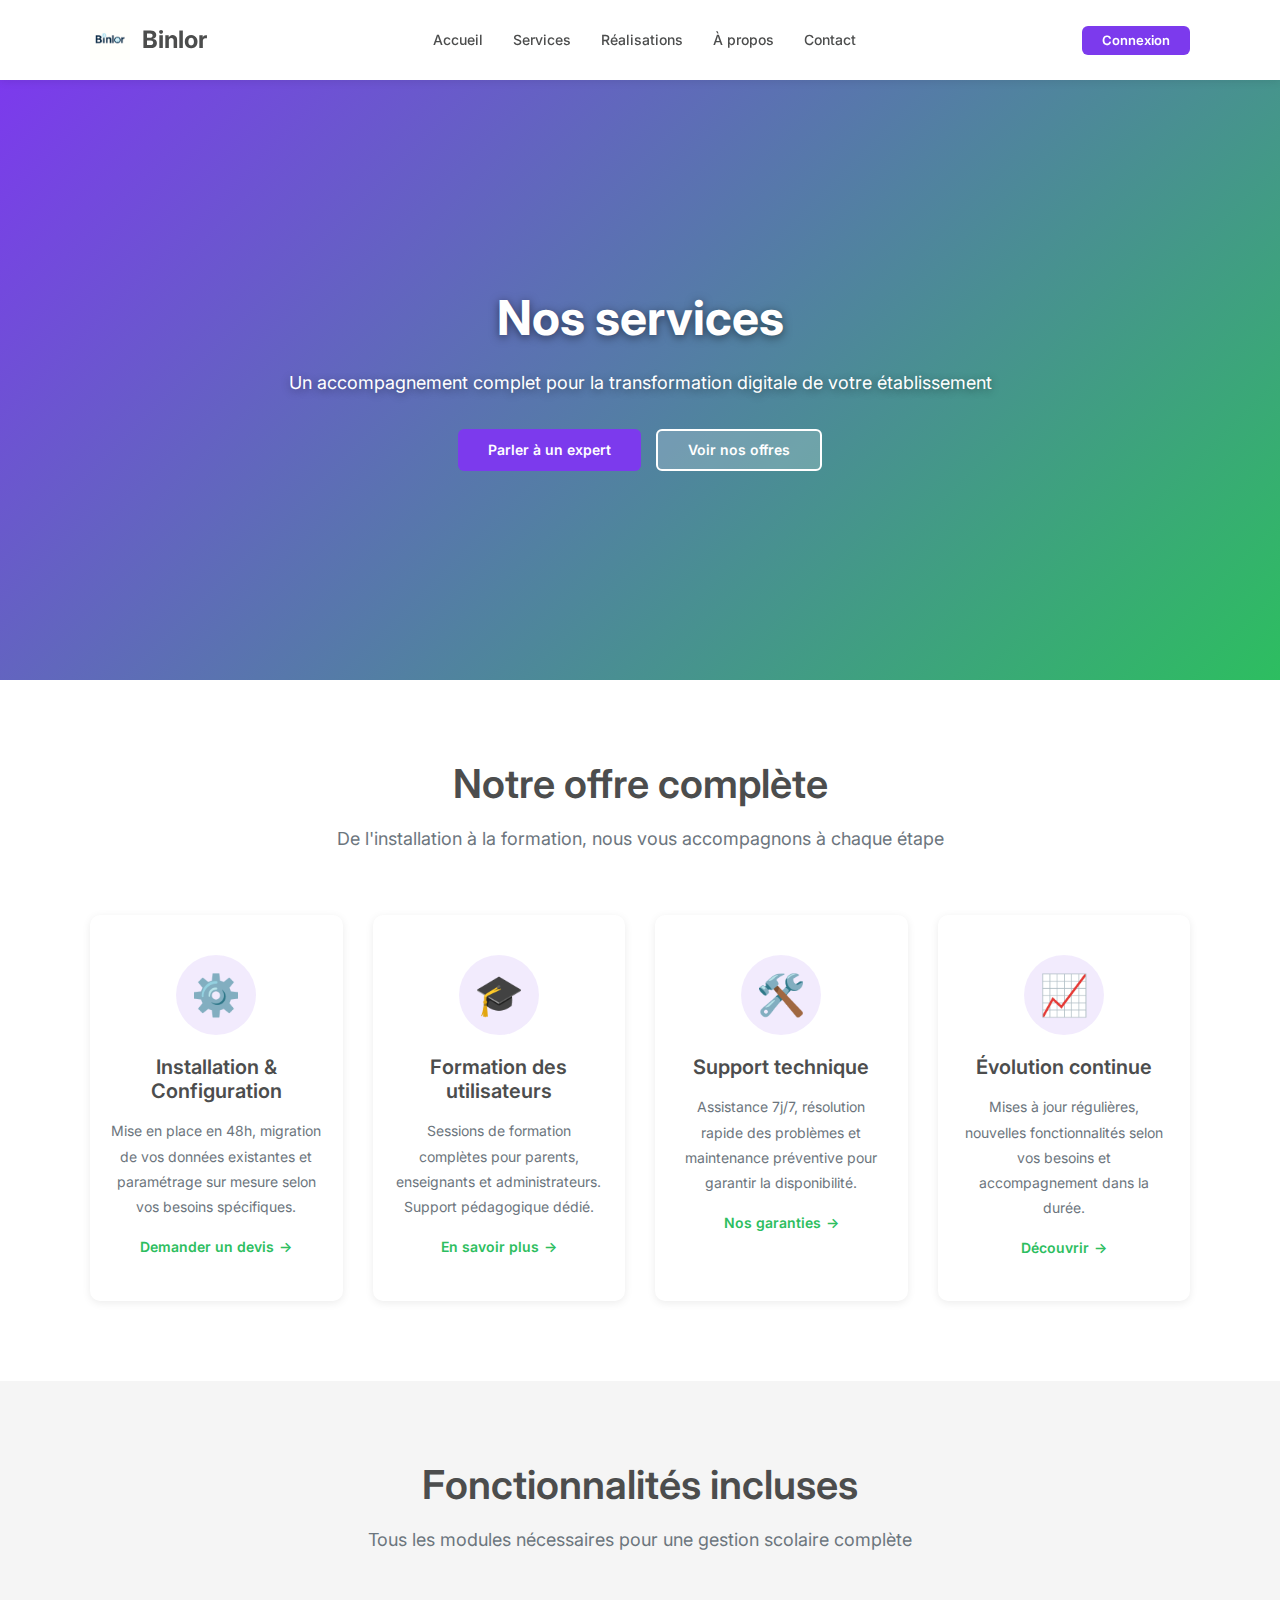
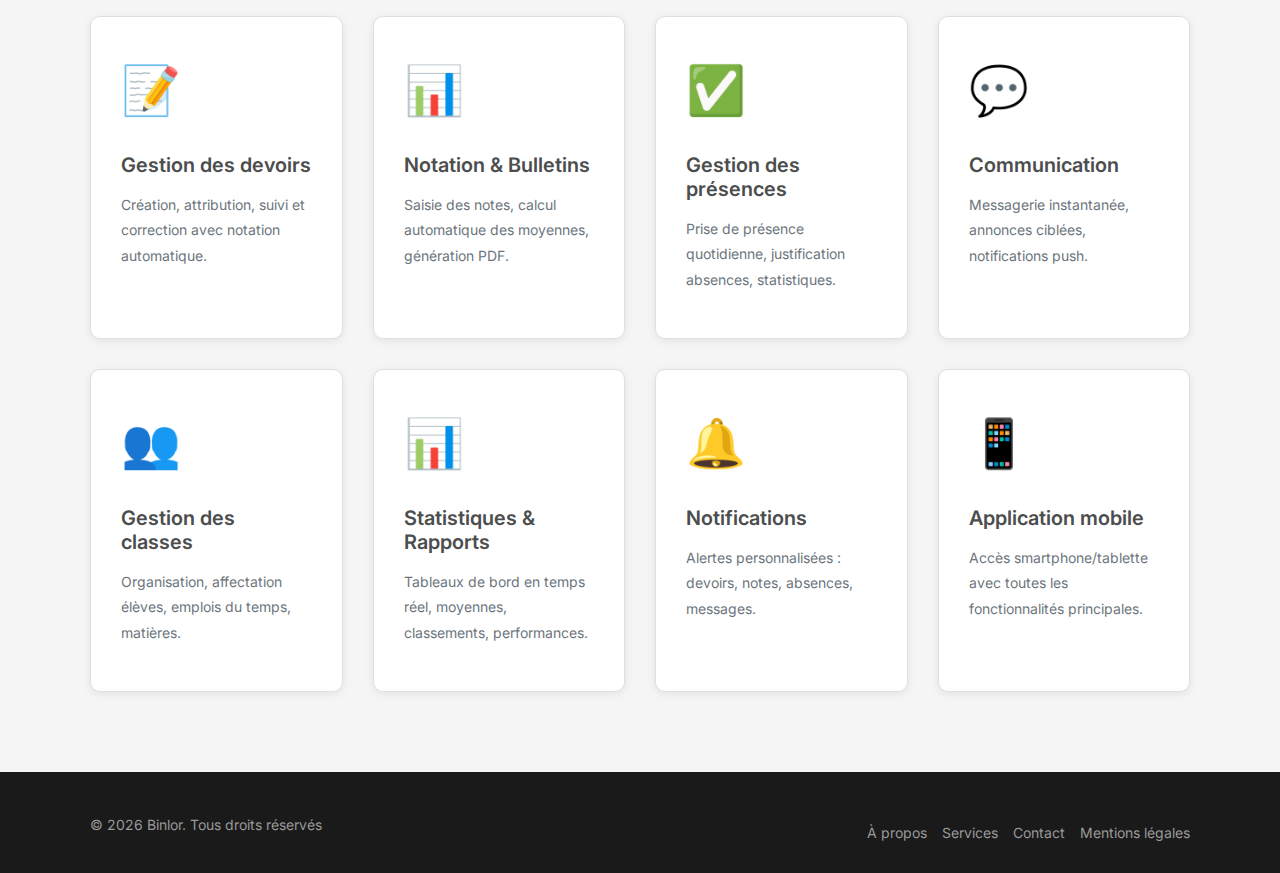
<file: services.html>
<!doctype html>
<html lang="fr">
  <head>
    <meta charset="utf-8" />
    <meta name="viewport" content="width=device-width, initial-scale=1" />
    <title>Services – Binlor</title>
    <meta name="description" content="Découvrez nos services : installation, formation, support et accompagnement.">
    <link rel="icon" href="assets/logo.png" type="image/png" />
    <link rel="manifest" href="manifest.webmanifest" />
    <meta name="theme-color" content="#7c3aed" />
    <link rel="preconnect" href="https://fonts.gstatic.com" crossorigin>
    <link rel="preconnect" href="https://fonts.googleapis.com">
    <link href="https://fonts.googleapis.com/css2?family=Inter:wght@300;400;500;600;700;800&display=swap" rel="stylesheet">
    <link rel="stylesheet" href="styles/main.css" />
  </head>
  <body>
    <header class="site-header">
      <div class="container header-inner">
        <a class="brand" href="index.html">
          <img src="assets/logo.png" alt="Logo Binlor" width="40" height="40" />
          <span>Binlor</span>
        </a>
        <nav id="menu" class="nav">
          <a href="index.html">Accueil</a>
          <a href="services.html">Services</a>
          <a href="realisations.html">Réalisations</a>
          <a href="a-propos.html">À propos</a>
          <a href="contact.html">Contact</a>
          <div class="nav-auth">
            <a href="#" class="btn btn-primary btn-sm">Connexion</a>
          </div>
        </nav>
        <div class="header-auth">
          <a href="#" class="btn btn-primary btn-sm">Connexion</a>
        </div>
        <button class="nav-toggle" aria-controls="menu" aria-expanded="false">Menu</button>
      </div>
    </header>

    <main>
      <section class="hero-slide">
        <div class="hero-content">
          <div class="container">
            <h2>Nos services</h2>
            <p>Un accompagnement complet pour la transformation digitale de votre établissement</p>
            <div class="hero-buttons">
              <a href="contact.html" class="btn btn-primary">Parler à un expert</a>
              <a href="#offres" class="btn btn-outline-primary" style="background: rgba(255,255,255,0.2); color: white; border-color: white;">Voir nos offres</a>
            </div>
          </div>
        </div>
      </section>

      <section class="section bg-white">
        <div class="container">
          <div class="section-title">
            <h2>Notre offre complète</h2>
            <p>De l'installation à la formation, nous vous accompagnons à chaque étape</p>
          </div>
          <div class="feature-grid">
            <div class="featured-box">
              <div class="featured-box-icon">⚙️</div>
              <h3>Installation & Configuration</h3>
              <p>Mise en place en 48h, migration de vos données existantes et paramétrage sur mesure selon vos besoins spécifiques.</p>
              <a href="contact.html">Demander un devis <span>→</span></a>
            </div>
            <div class="featured-box">
              <div class="featured-box-icon">🎓</div>
              <h3>Formation des utilisateurs</h3>
              <p>Sessions de formation complètes pour parents, enseignants et administrateurs. Support pédagogique dédié.</p>
              <a href="contact.html">En savoir plus <span>→</span></a>
            </div>
            <div class="featured-box">
              <div class="featured-box-icon">🛠️</div>
              <h3>Support technique</h3>
              <p>Assistance 7j/7, résolution rapide des problèmes et maintenance préventive pour garantir la disponibilité.</p>
              <a href="contact.html">Nos garanties <span>→</span></a>
            </div>
            <div class="featured-box">
              <div class="featured-box-icon">📈</div>
              <h3>Évolution continue</h3>
              <p>Mises à jour régulières, nouvelles fonctionnalités selon vos besoins et accompagnement dans la durée.</p>
              <a href="contact.html">Découvrir <span>→</span></a>
            </div>
          </div>
        </div>
      </section>

      <section class="section">
        <div class="container">
          <div class="section-title">
            <h2>Fonctionnalités incluses</h2>
            <p>Tous les modules nécessaires pour une gestion scolaire complète</p>
          </div>
          <div class="feature-grid">
            <div class="card">
              <div class="card-icon">📝</div>
              <h3>Gestion des devoirs</h3>
              <p>Création, attribution, suivi et correction avec notation automatique.</p>
            </div>
            <div class="card">
              <div class="card-icon">📊</div>
              <h3>Notation & Bulletins</h3>
              <p>Saisie des notes, calcul automatique des moyennes, génération PDF.</p>
            </div>
            <div class="card">
              <div class="card-icon">✅</div>
              <h3>Gestion des présences</h3>
              <p>Prise de présence quotidienne, justification absences, statistiques.</p>
            </div>
            <div class="card">
              <div class="card-icon">💬</div>
              <h3>Communication</h3>
              <p>Messagerie instantanée, annonces ciblées, notifications push.</p>
            </div>
            <div class="card">
              <div class="card-icon">👥</div>
              <h3>Gestion des classes</h3>
              <p>Organisation, affectation élèves, emplois du temps, matières.</p>
            </div>
            <div class="card">
              <div class="card-icon">📊</div>
              <h3>Statistiques & Rapports</h3>
              <p>Tableaux de bord en temps réel, moyennes, classements, performances.</p>
            </div>
            <div class="card">
              <div class="card-icon">🔔</div>
              <h3>Notifications</h3>
              <p>Alertes personnalisées : devoirs, notes, absences, messages.</p>
            </div>
            <div class="card">
              <div class="card-icon">📱</div>
              <h3>Application mobile</h3>
              <p>Accès smartphone/tablette avec toutes les fonctionnalités principales.</p>
            </div>
          </div>
        </div>
      </section>

      <!-- <section class="cta-band">
        <div class="cta-inner">
          <h2>Un besoin spécifique ?</h2>
          <p>Notre équipe construit une solution sur mesure adaptée à vos enjeux et votre budget.</p>
          <a href="contact.html" class="btn btn-primary btn-lg" style="background: white; color: var(--brand);">Obtenir une estimation</a>
        </div>
      </section> -->
    </main>

    <footer class="site-footer">
      <div class="container footer-inner">
        <p>© <span id="year"></span> Binlor. Tous droits réservés</p>
        <nav class="footer-nav">
          <a href="a-propos.html">À propos</a>
          <a href="services.html">Services</a>
          <a href="contact.html">Contact</a>
          <a href="#">Mentions légales</a>
        </nav>
      </div>
    </footer>

    <script src="scripts/main.js" defer></script>
  </body>
</html>
</file>
<file: styles/main.css>
/* Variables CSS */
:root {
  --brand: #7c3aed;
  --brand-dark: #5b21b6;
  --brand-light: #a78bfa;
  --primary: #2dbe60;
  --primary-dark: #26a151;
  --text: #4c4d4d;
  --text-light: #6c757d;
  --bg: #f5f5f5;
  --white: #ffffff;
  --border: #e0e0e0;
  --shadow: 0 2px 8px rgba(0,0,0,0.08);
  --shadow-lg: 0 10px 30px rgba(0,0,0,0.1);
}

/* Reset et Base */
*, *::before, *::after {
  box-sizing: border-box;
}

html, body {
  margin: 0;
  padding: 0;
  height: 100%;
}

body {
  font-family: "Inter", "Rubik", system-ui, -apple-system, sans-serif;
  font-size: 14px;
  line-height: 1.8;
  color: var(--text);
  background: var(--bg);
}

img {
  max-width: 100%;
  height: auto;
  display: block;
}

a {
  color: var(--primary);
  text-decoration: none;
  transition: all 0.2s ease;
}

a:hover {
  color: var(--primary-dark);
}

h1, h2, h3, h4, h5, h6 {
  margin: 0 0 1rem;
  font-weight: 600;
  line-height: 1.2;
}

p {
  margin: 0 0 1rem;
}

.container {
  max-width: 1140px;
  margin: 0 auto;
  padding: 0 20px;
}

.section {
  padding: 80px 0;
}

/* Boutons */
.btn {
  display: inline-flex;
  align-items: center;
  justify-content: center;
  padding: 12px 30px;
  font-size: 14px;
  font-weight: 600;
  border-radius: 6px;
  border: none;
  cursor: pointer;
  text-decoration: none;
  transition: all 0.3s ease;
  line-height: 1;
}

.btn-primary {
  background: var(--brand);
  color: white;
}

.btn-primary:hover {
  background: var(--brand-dark);
  transform: translateY(-2px);
  box-shadow: var(--shadow);
  color: white;
}

.btn-outline-primary {
  border: 2px solid var(--brand);
  color: var(--brand);
  background: transparent;
}

.btn-outline-primary:hover {
  background: var(--brand);
  color: white;
}

.btn-sm {
  padding: 8px 20px;
  font-size: 13px;
}

.btn-lg {
  padding: 16px 40px;
  font-size: 16px;
}

.btn-link {
  color: var(--brand);
  text-decoration: none;
  font-weight: 600;
  background: none;
  border: none;
  cursor: pointer;
  padding: 0;
  display: inline-block;
}

.btn-link:hover {
  color: var(--brand-dark);
}

/* Header */
.site-header {
  position: sticky;
  top: 0;
  z-index: 1000;
  background: var(--white);
  box-shadow: var(--shadow);
}

.header-inner {
  display: flex;
  align-items: center;
  justify-content: space-between;
  min-height: 80px;
  position: relative;
}

.brand {
  display: inline-flex;
  align-items: center;
  gap: 12px;
  font-size: 24px;
  font-weight: 700;
  color: var(--text);
  text-decoration: none;
}

.brand img {
  height: 40px;
  width: auto;
}

.nav {
  display: none;
  flex-direction: column;
  position: absolute;
  top: 100%;
  left: 0;
  right: 0;
  background: var(--white);
  box-shadow: var(--shadow-lg);
  padding: 20px;
  gap: 0;
}

.nav a {
  display: block;
  padding: 12px 0;
  color: var(--text);
  font-weight: 500;
  border-bottom: 1px solid var(--border);
}

.nav a:last-child {
  border-bottom: none;
}

.nav a:hover {
  color: var(--brand);
  padding-left: 10px;
}

.nav-toggle {
  display: inline-flex;
  background: transparent;
  border: 2px solid var(--brand);
  color: var(--brand);
  padding: 8px 12px;
  border-radius: 6px;
  cursor: pointer;
  font-size: 14px;
  font-weight: 600;
}

.header-auth {
  display: none;
  align-items: center;
  gap: 15px;
}

.header-auth .btn-link {
  color: var(--text);
  font-weight: 600;
}

.header-auth .btn-link:hover {
  color: var(--brand);
}

.nav-auth {
  display: flex;
  flex-direction: column;
  gap: 15px;
  padding: 20px 0;
  border-top: 1px solid var(--border);
  margin-top: 20px;
}

.nav-auth .btn-link {
  color: var(--text);
  font-weight: 600;
}

.nav-auth .btn-link:hover {
  color: var(--brand);
}

@media (min-width: 992px) {
  .nav {
    display: flex;
    position: static;
    flex-direction: row;
    background: transparent;
    box-shadow: none;
    padding: 0;
    gap: 30px;
  }
  
  .nav a {
    border-bottom: none;
    padding: 0;
  }
  
  .nav a:hover {
    padding-left: 0;
  }
  
  .nav-toggle {
    display: none;
  }
  
  .nav-auth {
    display: none;
  }
  
  .header-auth {
    display: flex;
  }
}

/* Hero Section */
.hero-slide {
  position: relative;
  min-height: 600px;
  display: flex;
  align-items: center;
  justify-content: center;
  text-align: center;
  background: linear-gradient(135deg, var(--brand) 0%, var(--primary) 100%);
  overflow: hidden;
}

.hero-home {
  background-image: url('../assets/hero-bg.jpg');
  background-size: cover;
  background-position: center;
  background-repeat: no-repeat;
}

.hero-home::before {
  content: '';
  position: absolute;
  top: 0;
  left: 0;
  right: 0;
  bottom: 0;
  background: linear-gradient(135deg, rgba(124, 58, 237, 0.5) 0%, rgba(45, 190, 96, 0.5) 100%);
  z-index: 1;
}

.hero-content {
  position: relative;
  z-index: 2;
  color: white;
  padding: 60px 20px;
}

.hero-content h2 {
  font-size: 48px;
  font-weight: 700;
  margin-bottom: 20px;
  color: white;
  text-shadow: 0 2px 10px rgba(0,0,0,0.5);
}

.hero-content p {
  font-size: 18px;
  margin-bottom: 30px;
  color: white;
  text-shadow: 0 2px 8px rgba(0,0,0,0.4);
}

.hero-buttons {
  display: flex;
  gap: 15px;
  justify-content: center;
  flex-wrap: wrap;
}

@media (max-width: 768px) {
  .hero-home {
    background-position: center top;
  }
  
  .hero-slide {
    min-height: 500px;
  }
  
  .hero-content h2 {
    font-size: 32px;
  }
  
  .hero-content p {
    font-size: 16px;
  }
}

/* Featured Box */
.featured-box {
  text-align: center;
  padding: 40px 20px;
  background: var(--white);
  border-radius: 10px;
  box-shadow: var(--shadow);
  transition: all 0.3s ease;
  height: 100%;
}

.featured-box:hover {
  transform: translateY(-5px);
  box-shadow: var(--shadow-lg);
}

.featured-box-icon {
  width: 80px;
  height: 80px;
  margin: 0 auto 20px;
  display: flex;
  align-items: center;
  justify-content: center;
  font-size: 40px;
  color: var(--brand);
  background: rgba(124, 58, 237, 0.1);
  border-radius: 50%;
}

.featured-box h3 {
  font-size: 20px;
  margin-bottom: 15px;
}

.featured-box p {
  color: var(--text-light);
  margin-bottom: 15px;
}

.featured-box a {
  font-weight: 600;
  display: inline-flex;
  align-items: center;
  gap: 5px;
}

/* Sections */
.section-title {
  text-align: center;
  margin-bottom: 60px;
}

.section-title h2 {
  font-size: 40px;
  margin-bottom: 15px;
}

.section-title p {
  font-size: 18px;
  color: var(--text-light);
}

/* Cards Grid */
.feature-grid {
  display: grid;
  grid-template-columns: 1fr;
  gap: 30px;
}

@media (min-width: 768px) {
  .feature-grid {
    grid-template-columns: repeat(2, 1fr);
  }
}

@media (min-width: 992px) {
  .feature-grid {
    grid-template-columns: repeat(4, 1fr);
  }
}

.mission-grid {
  max-width: 1100px;
  margin: 0 auto;
}

@media (min-width: 768px) {
  .mission-grid {
    grid-template-columns: repeat(2, 1fr);
  }
}

@media (min-width: 992px) {
  .mission-grid {
    grid-template-columns: repeat(3, 1fr);
  }
}

/* Card */
.card {
  background: var(--white);
  border-radius: 10px;
  padding: 30px;
  box-shadow: var(--shadow);
  transition: all 0.3s ease;
  border: 1px solid var(--border);
}

.card:hover {
  transform: translateY(-5px);
  box-shadow: var(--shadow-lg);
}

.card-icon {
  font-size: 48px;
  margin-bottom: 20px;
}

.card h3 {
  font-size: 20px;
  margin-bottom: 15px;
}

.card p {
  color: var(--text-light);
}

/* CTA Band */
.cta-band {
  background: linear-gradient(135deg, var(--brand) 0%, var(--primary) 100%);
  padding: 60px 0;
  text-align: center;
  color: white;
}

.cta-band h2 {
  font-size: 36px;
  margin-bottom: 15px;
  color: white;
}

.cta-band p {
  font-size: 18px;
  margin-bottom: 30px;
  color: rgba(255,255,255,0.9);
}

.cta-inner {
  max-width: 800px;
  margin: 0 auto;
  padding: 0 20px;
}

/* FAQ */
.faq details {
  background: var(--white);
  border-radius: 10px;
  padding: 20px;
  margin-bottom: 15px;
  box-shadow: var(--shadow);
  border: 1px solid var(--border);
}

.faq summary {
  font-weight: 600;
  cursor: pointer;
  font-size: 16px;
  color: var(--text);
}

.faq p {
  margin-top: 15px;
  color: var(--text-light);
}

/* Contact */
.contact {
  background: var(--white);
}

.contact-inner {
  display: grid;
  gap: 40px;
}

.contact-list {
  list-style: none;
  padding: 0;
  margin: 0;
}

.contact-list li {
  padding: 10px 0;
  color: var(--text-light);
}

.contact-list a {
  font-weight: 600;
}

.contact-form {
  display: grid;
  gap: 20px;
}

.contact-form label {
  display: block;
  font-weight: 600;
  margin-bottom: 8px;
}

.contact-form input,
.contact-form textarea {
  width: 100%;
  padding: 12px 15px;
  border: 2px solid var(--border);
  border-radius: 6px;
  font-size: 14px;
  transition: all 0.3s ease;
  background: var(--white);
}

.contact-form input:focus,
.contact-form textarea:focus {
  outline: none;
  border-color: var(--brand);
  box-shadow: 0 0 0 3px rgba(124, 58, 237, 0.1);
}

@media (min-width: 992px) {
  .contact-inner {
    grid-template-columns: 1fr 1fr;
  }
}

/* Footer */
.site-footer {
  background: #1a1a1a;
  color: #999;
  padding: 40px 0 20px;
}

.footer-inner {
  display: flex;
  flex-direction: column;
  gap: 15px;
  align-items: center;
  text-align: center;
}

.footer-nav {
  display: flex;
  gap: 15px;
  flex-wrap: wrap;
  justify-content: center;
}

.footer-nav a {
  color: #999;
}

.footer-nav a:hover {
  color: white;
}

@media (min-width: 600px) {
  .footer-inner {
    flex-direction: row;
    justify-content: space-between;
  }
}

/* App Download */
.app-download {
  display: flex;
  justify-content: center;
  align-items: center;
  gap: 20px;
  flex-wrap: wrap;
}

.app-download a {
  transition: transform 0.3s ease;
  display: inline-block;
}

.app-download a:hover {
  transform: scale(1.05);
}

.app-download img {
  height: auto;
  width: 168px;
}

/* Utilities */
.text-center {
  text-align: center;
}

.bg-white {
  background: var(--white);
}

.mt-4 {
  margin-top: 2rem;
}

.mb-4 {
  margin-bottom: 2rem;
}

/* Card Animations */
@keyframes fadeIn {
  from {
    opacity: 0;
    transform: translateY(20px);
  }
  to {
    opacity: 1;
    transform: translateY(0);
  }
}

.card {
  animation: fadeIn 0.5s ease-out;
}
</file>
